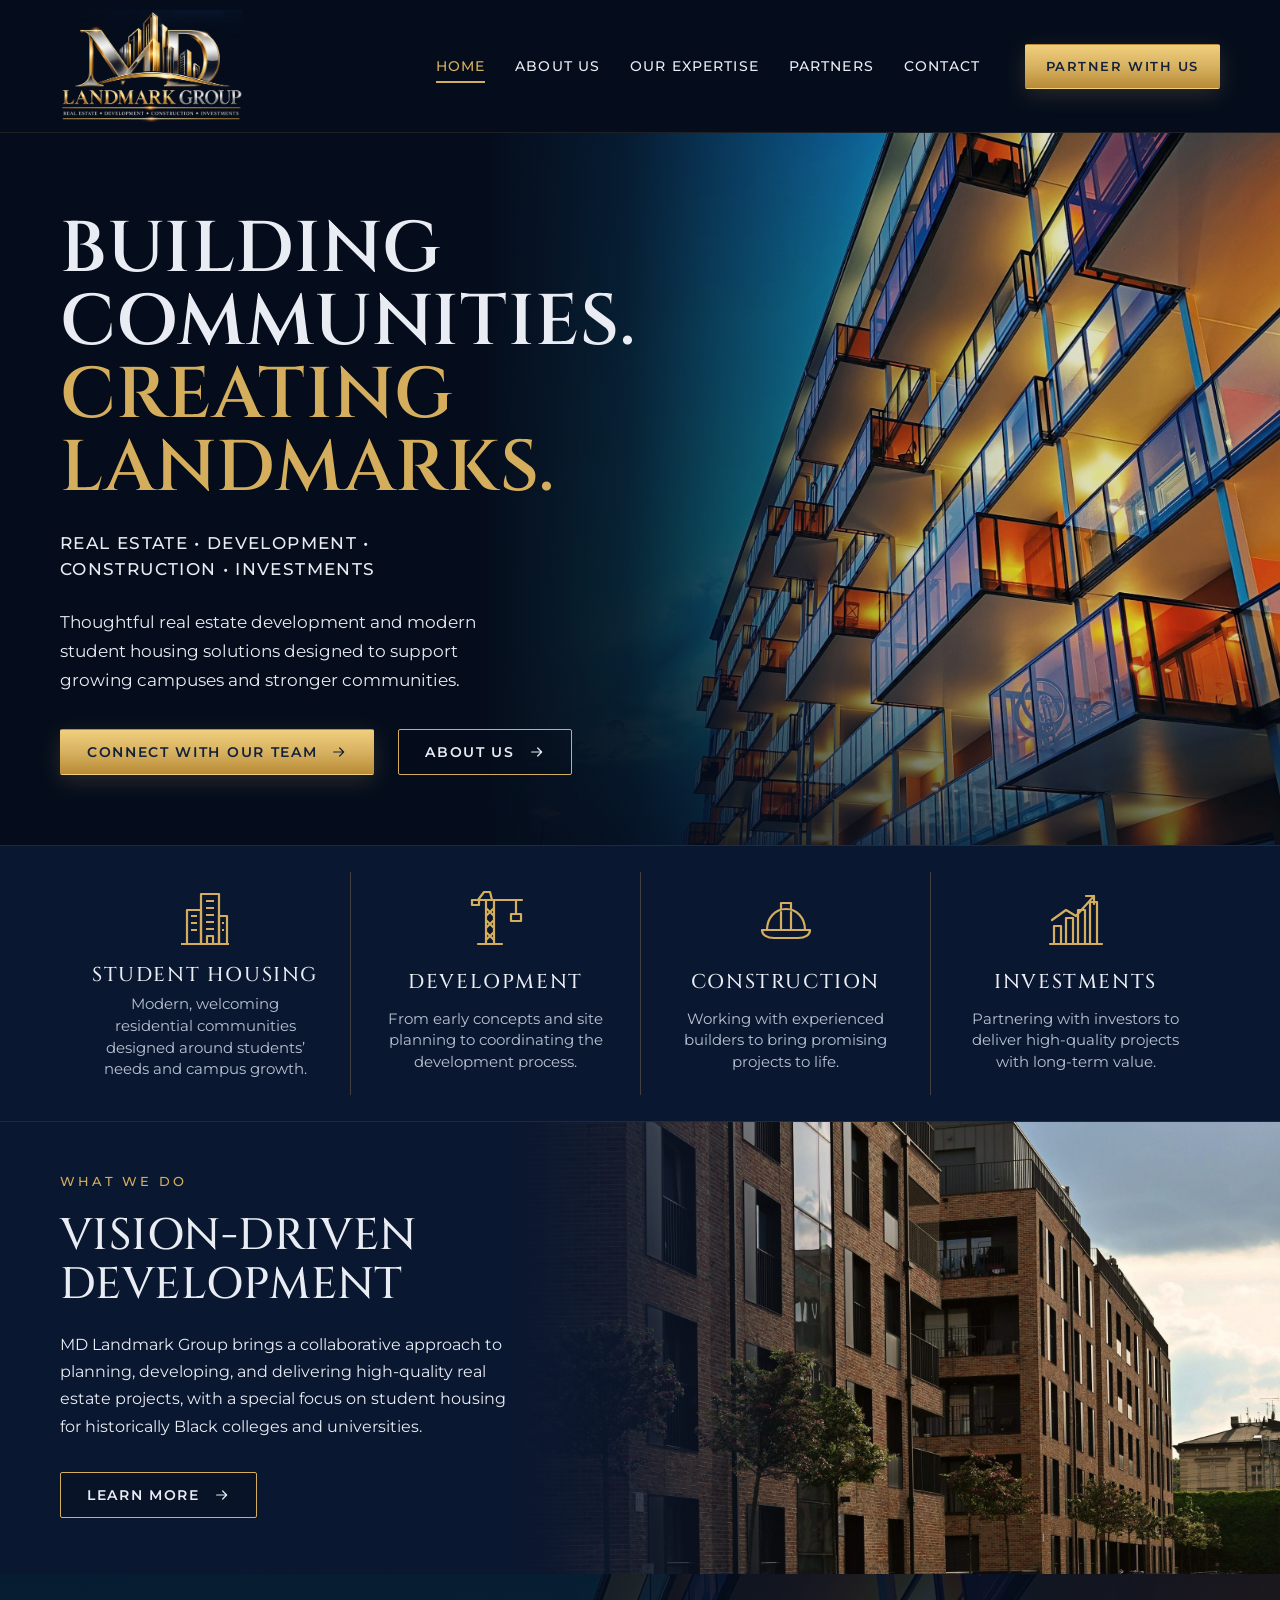
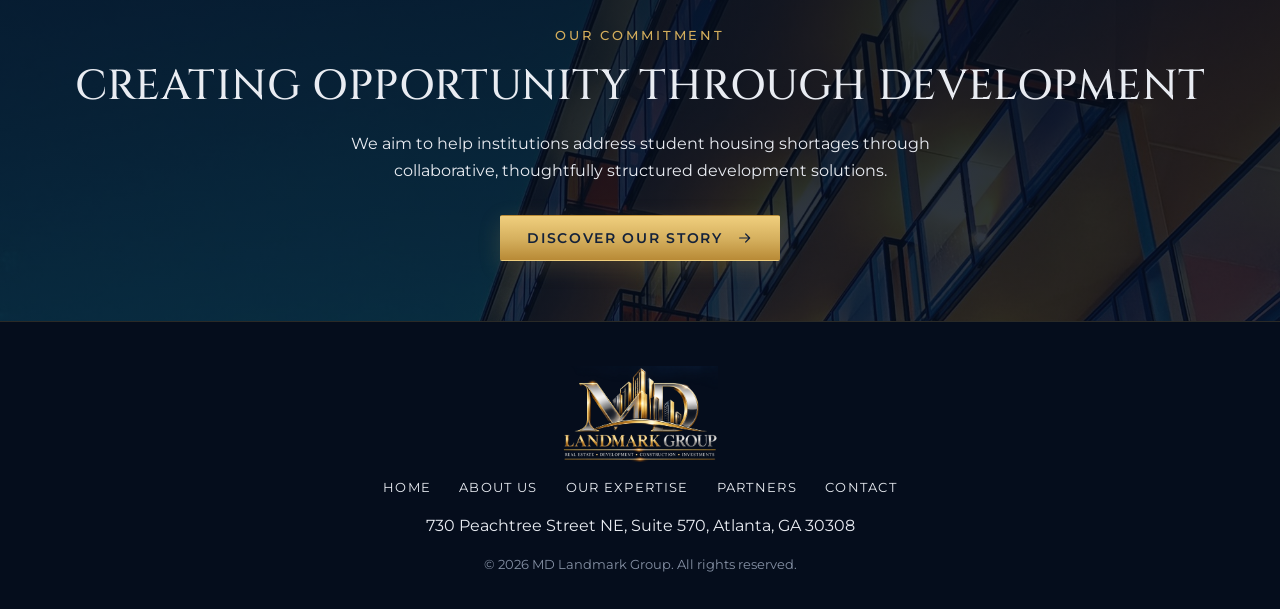
<file: index.html>
<!doctype html>
<html lang="en">
<head>
<meta charset="utf-8">
<meta name="viewport" content="width=device-width, initial-scale=1, viewport-fit=cover">
<title>MD Landmark Group | Building Communities. Creating Landmarks.</title>
<meta name="description" content="MD Landmark Group is an Atlanta-based real estate development company focused on student housing and community development.">
<link rel="icon" href="assets/logo.png">
<link rel="preconnect" href="https://fonts.googleapis.com">
<link rel="preconnect" href="https://fonts.gstatic.com" crossorigin>
<link rel="stylesheet" href="https://fonts.googleapis.com/css2?family=Cinzel:wght@500;600;700&family=Montserrat:wght@400;500;600&display=swap">
<link rel="stylesheet" href="style.css">
</head>
<body>
<header class="site-header">
  <div class="container">
    <a class="brand" href="index.html" aria-label="MD Landmark Group home"><img src="assets/logo.png" alt="MD Landmark Group — Real Estate, Development, Construction, Investments" width="920" height="563"></a>
    <button class="menu-toggle" type="button" id="menu-toggle" aria-expanded="false" aria-controls="site-nav" aria-label="Open menu"><svg viewBox="0 0 24 24" fill="none" stroke="currentColor" stroke-width="1.8" stroke-linecap="round" aria-hidden="true"><path d="M4 7h16M4 12h16M4 17h16"/></svg></button>
    <nav class="nav" id="site-nav" aria-label="Main">
      <div class="nav-links">
        <a href="index.html" aria-current="page">Home</a>
        <a href="about.html">About Us</a>
        <a href="about.html#expertise">Our Expertise</a>
        <a href="partners.html">Partners</a>
        <a href="contact.html">Contact</a>
      </div>
      <a class="btn btn-gold" href="contact.html">Partner With Us</a>
    </nav>
  </div>
</header>
<main>
<section class="hero">
  <div class="hero-media" role="img" aria-label="Modern residential building lit at dusk"></div>
  <div class="container">
    <div class="hero-copy">
      <h1>Building Communities.<br><span class="gold">Creating Landmarks.</span></h1>
      <p class="tagline">Real Estate &bull; Development &bull; Construction &bull; Investments</p>
      <p>Thoughtful real estate development and modern student housing solutions designed to support growing campuses and stronger communities.</p>
      <div class="btn-row">
        <a class="btn btn-gold" href="contact.html">Connect With Our Team <svg viewBox="0 0 24 24" fill="none" stroke="currentColor" stroke-width="1.8" stroke-linecap="round" stroke-linejoin="round" aria-hidden="true"><path d="M4 12h15M13 6l6 6-6 6"/></svg></a>
        <a class="btn btn-outline" href="about.html">About Us <svg viewBox="0 0 24 24" fill="none" stroke="currentColor" stroke-width="1.8" stroke-linecap="round" stroke-linejoin="round" aria-hidden="true"><path d="M4 12h15M13 6l6 6-6 6"/></svg></a>
      </div>
    </div>
  </div>
</section>

<section class="services" aria-label="What we do">
  <div class="container">
    <article class="service"><svg viewBox="0 0 64 64" fill="none" stroke="currentColor" stroke-width="2.2" stroke-linejoin="round" aria-hidden="true"><path d="M8 58h48"/><path d="M14 58V24h14v34"/><path d="M28 58V8h18v50"/><path d="M46 58V30h8v28"/><path d="M18 30h6M18 37h6M18 44h6M33 15h8M33 22h8M33 29h8M33 36h8M33 43h8M49 37h2M49 44h2"/><path d="M34 58v-8h6v8"/></svg><h3>Student Housing</h3><p>Modern, welcoming residential communities designed around students&rsquo; needs and campus growth.</p></article>
    <article class="service"><svg viewBox="0 0 64 64" fill="none" stroke="currentColor" stroke-width="2.2" stroke-linejoin="round" stroke-linecap="round" aria-hidden="true"><path d="M8 14h50M14 14l6-8h6l2 8"/><path d="M22 14v44M30 14v44M22 22l8 8M30 22l-8 8M22 34l8 8M30 34l-8 8M22 46l8 8M30 46l-8 8"/><path d="M14 58h24"/><path d="M52 14v14"/><rect x="47" y="28" width="10" height="7"/><path d="M8 14v5h7v-5"/></svg><h3>Development</h3><p>From early concepts and site planning to coordinating the development process.</p></article>
    <article class="service"><svg viewBox="0 0 64 64" fill="none" stroke="currentColor" stroke-width="2.2" stroke-linejoin="round" stroke-linecap="round" aria-hidden="true"><path d="M8 44h48c0 5-5 8-12 8H20c-7 0-12-3-12-8z"/><path d="M13 44c0-12 8-21 19-21s19 9 19 21"/><path d="M27 23v-6h10v6M27 44V26M37 44V26"/></svg><h3>Construction</h3><p>Working with experienced builders to bring promising projects to life.</p></article>
    <article class="service"><svg viewBox="0 0 64 64" fill="none" stroke="currentColor" stroke-width="2.2" stroke-linejoin="round" stroke-linecap="round" aria-hidden="true"><path d="M6 58h52"/><rect x="10" y="40" width="7" height="18"/><rect x="22" y="32" width="7" height="26"/><rect x="34" y="24" width="7" height="34"/><rect x="46" y="16" width="7" height="42"/><path d="M8 34l14-10 10 6L50 10"/><path d="M42 10h8v8"/></svg><h3>Investments</h3><p>Partnering with investors to deliver high-quality projects with long-term value.</p></article>
  </div>
</section>

<section class="feature">
  <div class="feature-media" role="img" aria-label="Modern brick apartment community with street trees"></div>
  <div class="container">
    <div class="feature-copy">
      <div class="eyebrow">What We Do</div>
      <h2>Vision-Driven Development</h2>
      <p>MD Landmark Group brings a collaborative approach to planning, developing, and delivering high-quality real estate projects, with a special focus on student housing for historically Black colleges and universities.</p>
      <a class="btn btn-outline" href="about.html">Learn More <svg viewBox="0 0 24 24" fill="none" stroke="currentColor" stroke-width="1.8" stroke-linecap="round" stroke-linejoin="round" aria-hidden="true"><path d="M4 12h15M13 6l6 6-6 6"/></svg></a>
    </div>
  </div>
</section>

<section class="band">
  <div class="container">
    <div class="eyebrow">Our Commitment</div>
    <h2>Creating Opportunity Through Development</h2>
    <p>We aim to help institutions address student housing shortages through collaborative, thoughtfully structured development solutions.</p>
    <a class="btn btn-gold" href="about.html">Discover Our Story <svg viewBox="0 0 24 24" fill="none" stroke="currentColor" stroke-width="1.8" stroke-linecap="round" stroke-linejoin="round" aria-hidden="true"><path d="M4 12h15M13 6l6 6-6 6"/></svg></a>
  </div>
</section>
</main>
<footer class="site-footer">
  <div class="container">
    <a href="index.html" aria-label="MD Landmark Group home"><img src="assets/logo.png" alt="MD Landmark Group" width="920" height="563" loading="lazy"></a>
    <nav class="footer-nav" aria-label="Footer">
      <a href="index.html">Home</a><a href="about.html">About Us</a><a href="about.html#expertise">Our Expertise</a><a href="partners.html">Partners</a><a href="contact.html">Contact</a>
    </nav>
    <div>730 Peachtree Street NE, Suite 570, Atlanta, GA 30308</div>
    <small>&copy; 2026 MD Landmark Group. All rights reserved.</small>
  </div>
</footer>
<script>
  (function () {
    var btn = document.getElementById('menu-toggle'), nav = document.getElementById('site-nav');
    btn.addEventListener('click', function () {
      var open = nav.classList.toggle('open');
      btn.setAttribute('aria-expanded', open);
      btn.setAttribute('aria-label', open ? 'Close menu' : 'Open menu');
    });
  })();
</script>
</body>
</html>
</file>
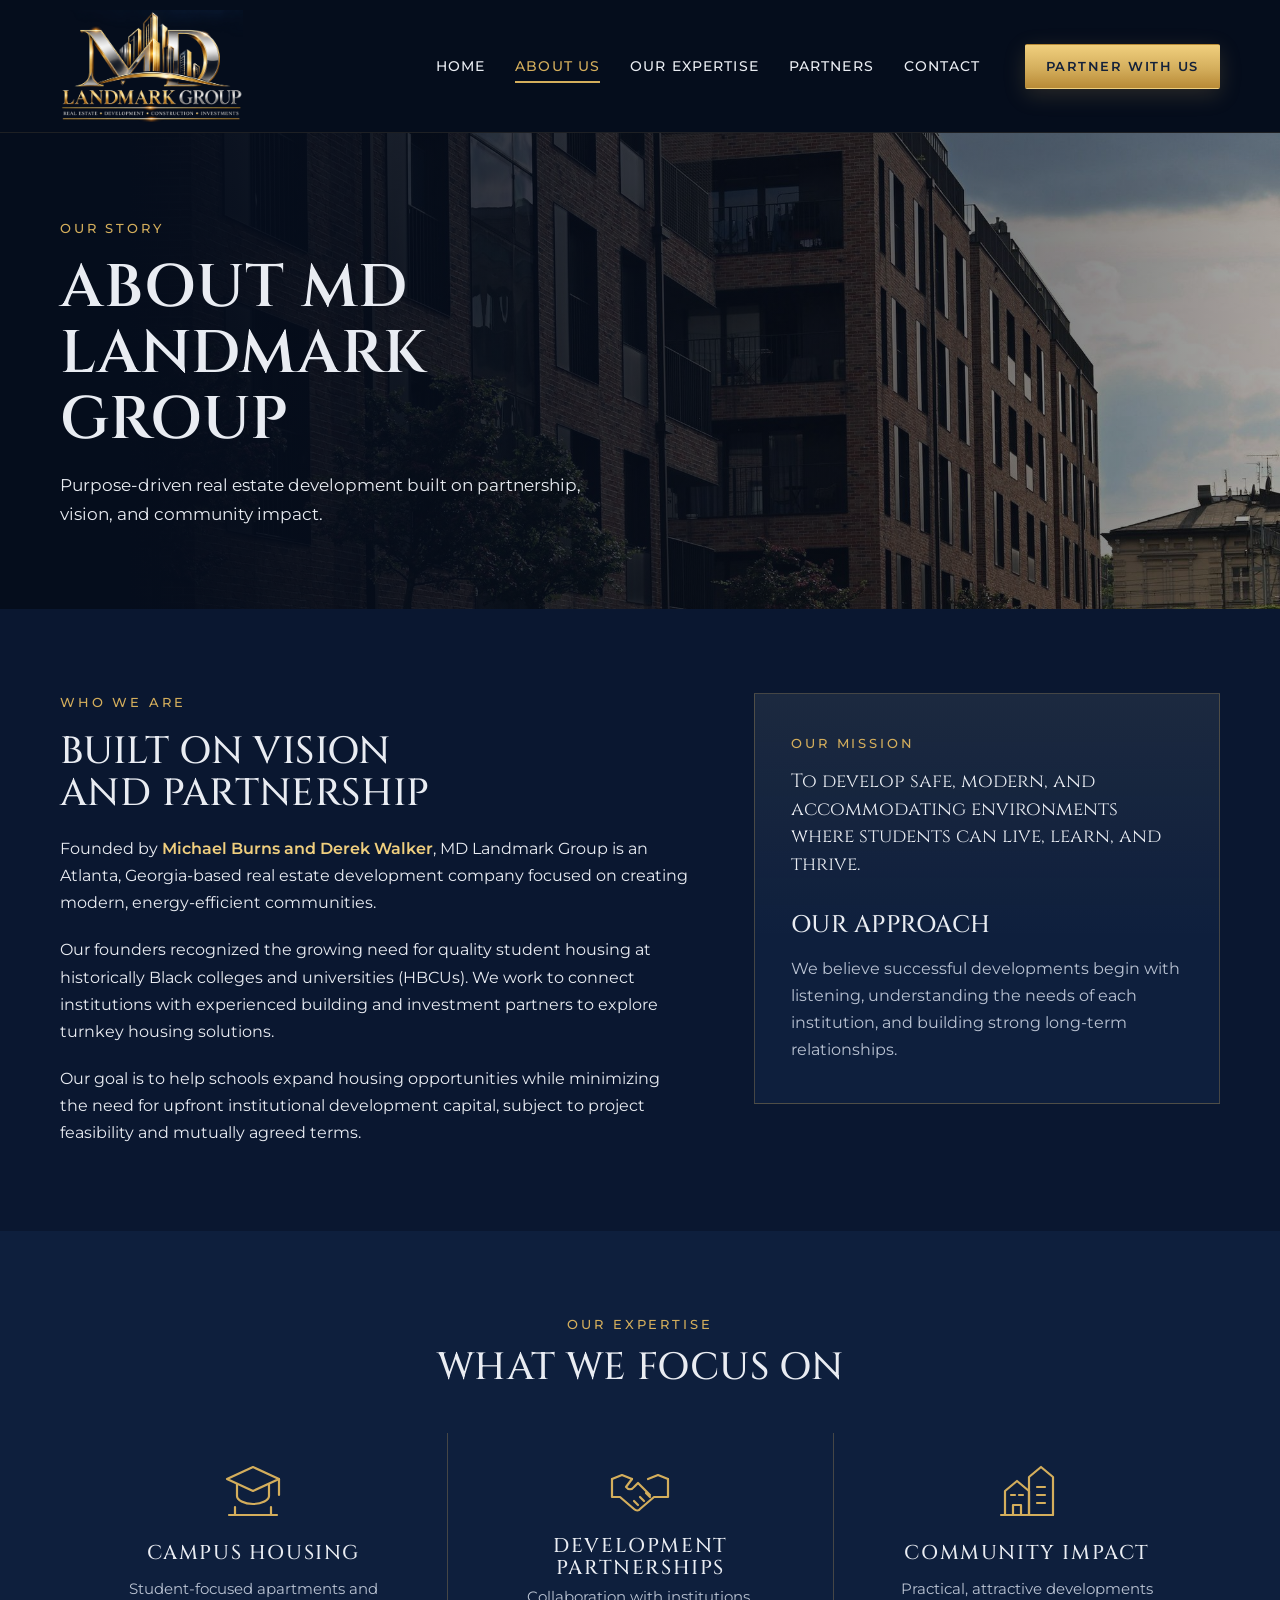
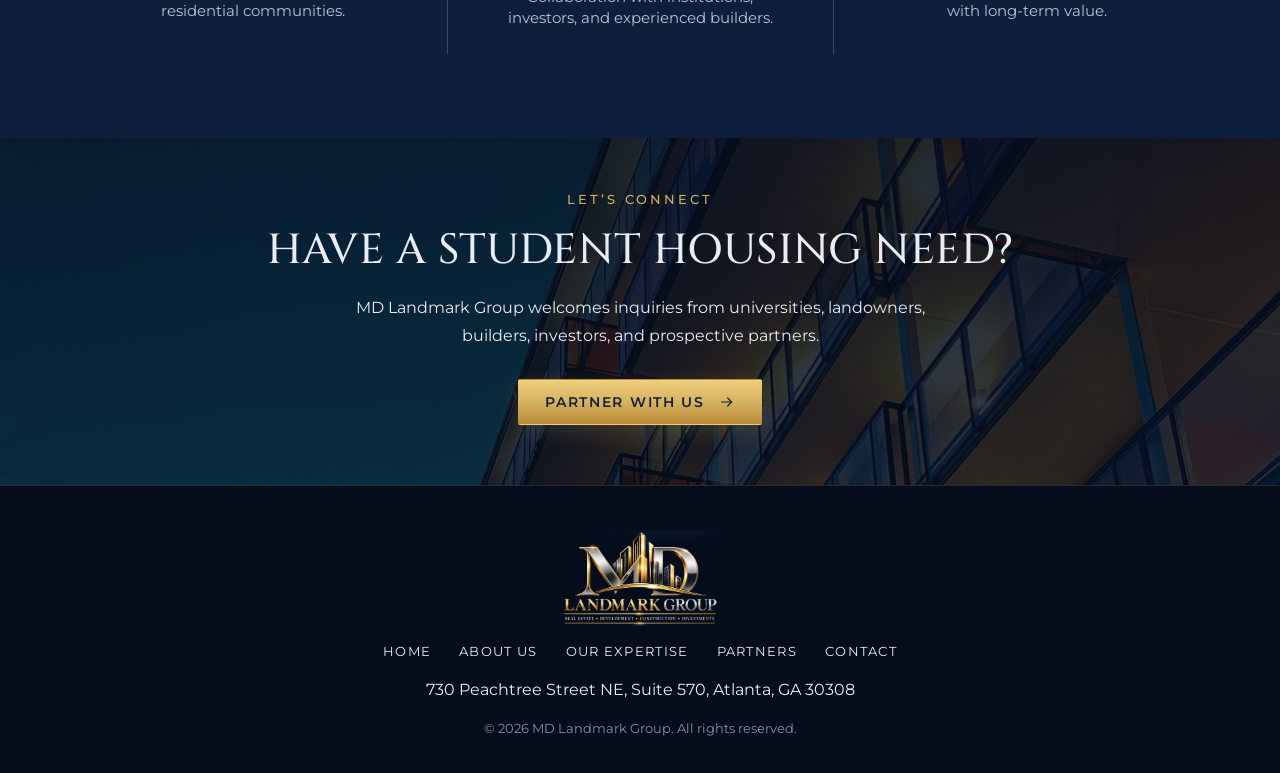
<file: about.html>
<!doctype html>
<html lang="en">
<head>
<meta charset="utf-8">
<meta name="viewport" content="width=device-width, initial-scale=1, viewport-fit=cover">
<title>About Us | MD Landmark Group</title>
<meta name="description" content="MD Landmark Group is an Atlanta-based real estate development company focused on student housing and community development.">
<link rel="icon" href="assets/logo.png">
<link rel="preconnect" href="https://fonts.googleapis.com">
<link rel="preconnect" href="https://fonts.gstatic.com" crossorigin>
<link rel="stylesheet" href="https://fonts.googleapis.com/css2?family=Cinzel:wght@500;600;700&family=Montserrat:wght@400;500;600&display=swap">
<link rel="stylesheet" href="style.css">
</head>
<body>
<header class="site-header">
  <div class="container">
    <a class="brand" href="index.html" aria-label="MD Landmark Group home"><img src="assets/logo.png" alt="MD Landmark Group — Real Estate, Development, Construction, Investments" width="920" height="563"></a>
    <button class="menu-toggle" type="button" id="menu-toggle" aria-expanded="false" aria-controls="site-nav" aria-label="Open menu"><svg viewBox="0 0 24 24" fill="none" stroke="currentColor" stroke-width="1.8" stroke-linecap="round" aria-hidden="true"><path d="M4 7h16M4 12h16M4 17h16"/></svg></button>
    <nav class="nav" id="site-nav" aria-label="Main">
      <div class="nav-links">
        <a href="index.html">Home</a>
        <a href="about.html" aria-current="page">About Us</a>
        <a href="about.html#expertise">Our Expertise</a>
        <a href="partners.html">Partners</a>
        <a href="contact.html">Contact</a>
      </div>
      <a class="btn btn-gold" href="contact.html">Partner With Us</a>
    </nav>
  </div>
</header>
<main>
<section class="page-hero" style="--page-img:url('assets/brick-apartments.jpg')">
  <div class="container">
    <div class="eyebrow">Our Story</div>
    <h1>About MD Landmark Group</h1>
    <p>Purpose-driven real estate development built on partnership, vision, and community impact.</p>
  </div>
</section>

<section class="section">
  <div class="container story">
    <div>
      <div class="eyebrow">Who We Are</div>
      <h2>Built on Vision and Partnership</h2>
      <p>Founded by <strong>Michael Burns and Derek Walker</strong>, MD Landmark Group is an Atlanta, Georgia-based real estate development company focused on creating modern, energy-efficient communities.</p>
      <p>Our founders recognized the growing need for quality student housing at historically Black colleges and universities (HBCUs). We work to connect institutions with experienced building and investment partners to explore turnkey housing solutions.</p>
      <p>Our goal is to help schools expand housing opportunities while minimizing the need for upfront institutional development capital, subject to project feasibility and mutually agreed terms.</p>
    </div>
    <aside class="panel">
      <div class="eyebrow">Our Mission</div>
      <p style="color:var(--text);font-size:19px;font-family:var(--display);line-height:1.45">To develop safe, modern, and accommodating environments where students can live, learn, and thrive.</p>
      <h2>Our Approach</h2>
      <p>We believe successful developments begin with listening, understanding the needs of each institution, and building strong long-term relationships.</p>
    </aside>
  </div>
</section>

<section class="section section-alt" id="expertise">
  <div class="container">
    <div class="section-head">
      <div class="eyebrow">Our Expertise</div>
      <h2>What We Focus On</h2>
    </div>
    <div class="trio">
      <article class="service"><svg viewBox="0 0 64 64" fill="none" stroke="currentColor" stroke-width="2.2" stroke-linejoin="round" stroke-linecap="round" aria-hidden="true"><path d="M6 22l26-12 26 12-26 12z"/><path d="M16 27v12c0 4 7 8 16 8s16-4 16-8V27"/><path d="M58 22v16"/><path d="M8 58h48M14 58V50M50 58V50"/></svg><h3>Campus Housing</h3><p>Student-focused apartments and residential communities.</p></article>
      <article class="service"><svg viewBox="0 0 64 64" fill="none" stroke="currentColor" stroke-width="2.2" stroke-linejoin="round" stroke-linecap="round" aria-hidden="true"><path d="M4 22l10-4 10 4M60 22l-10-4-10 4"/><path d="M4 22v18h8l14 12c2 2 5 2 6 0l14-12h14V22"/><path d="M24 22l-6 8c2 3 6 3 8 0l4-4 12 12"/><path d="M26 44l4 4M32 40l4 4M38 36l4 4"/></svg><h3>Development Partnerships</h3><p>Collaboration with institutions, investors, and experienced builders.</p></article>
      <article class="service"><svg viewBox="0 0 64 64" fill="none" stroke="currentColor" stroke-width="2.2" stroke-linejoin="round" stroke-linecap="round" aria-hidden="true"><path d="M6 58h52"/><path d="M10 58V34l12-10 12 10v24"/><path d="M34 58V20l12-10 12 10v38"/><path d="M18 58v-10h8v10M42 30h8M42 38h8M42 46h8M16 38h4M24 38h4"/></svg><h3>Community Impact</h3><p>Practical, attractive developments with long-term value.</p></article>
    </div>
  </div>
</section>

<section class="band">
  <div class="container">
    <div class="eyebrow">Let&rsquo;s Connect</div>
    <h2>Have a Student Housing Need?</h2>
    <p>MD Landmark Group welcomes inquiries from universities, landowners, builders, investors, and prospective partners.</p>
    <a class="btn btn-gold" href="contact.html">Partner With Us <svg viewBox="0 0 24 24" fill="none" stroke="currentColor" stroke-width="1.8" stroke-linecap="round" stroke-linejoin="round" aria-hidden="true"><path d="M4 12h15M13 6l6 6-6 6"/></svg></a>
  </div>
</section>
</main>
<footer class="site-footer">
  <div class="container">
    <a href="index.html" aria-label="MD Landmark Group home"><img src="assets/logo.png" alt="MD Landmark Group" width="920" height="563" loading="lazy"></a>
    <nav class="footer-nav" aria-label="Footer">
      <a href="index.html">Home</a><a href="about.html">About Us</a><a href="about.html#expertise">Our Expertise</a><a href="partners.html">Partners</a><a href="contact.html">Contact</a>
    </nav>
    <div>730 Peachtree Street NE, Suite 570, Atlanta, GA 30308</div>
    <small>&copy; 2026 MD Landmark Group. All rights reserved.</small>
  </div>
</footer>
<script>
  (function () {
    var btn = document.getElementById('menu-toggle'), nav = document.getElementById('site-nav');
    btn.addEventListener('click', function () {
      var open = nav.classList.toggle('open');
      btn.setAttribute('aria-expanded', open);
      btn.setAttribute('aria-label', open ? 'Close menu' : 'Open menu');
    });
  })();
</script>
</body>
</html>
</file>
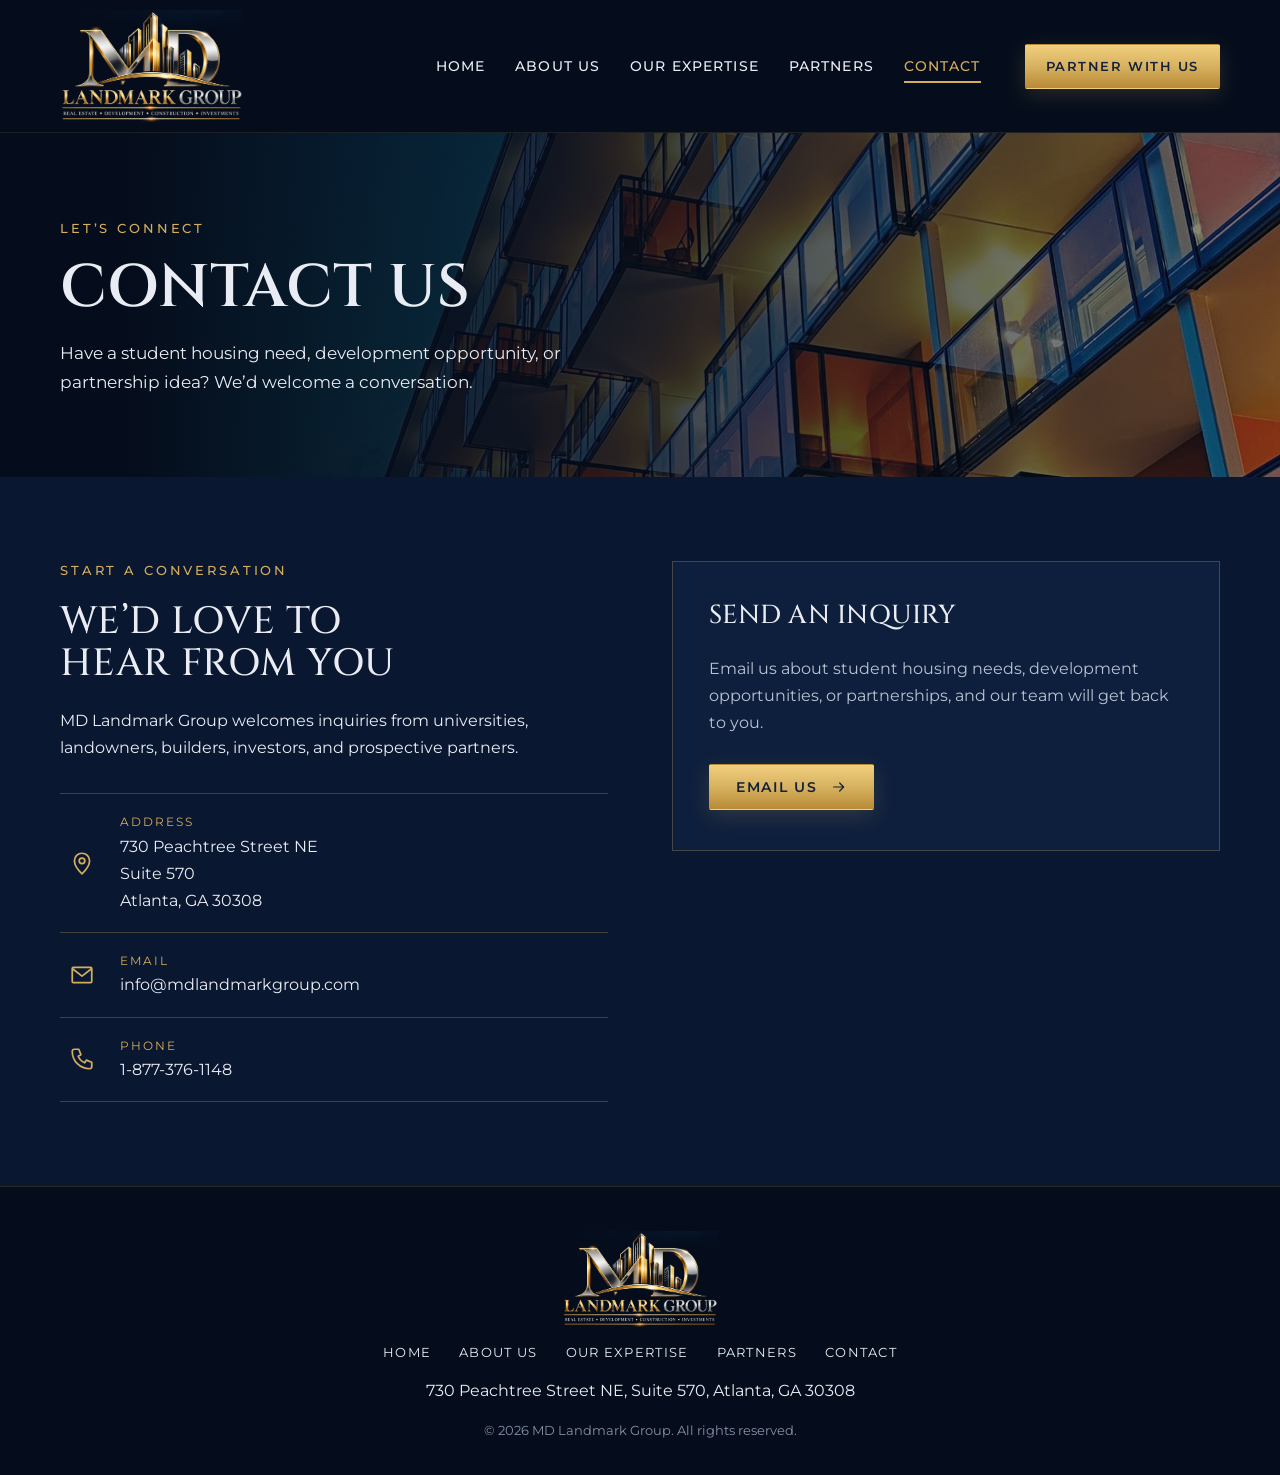
<file: contact.html>
<!doctype html>
<html lang="en">
<head>
<meta charset="utf-8">
<meta name="viewport" content="width=device-width, initial-scale=1, viewport-fit=cover">
<title>Contact | MD Landmark Group</title>
<meta name="description" content="MD Landmark Group is an Atlanta-based real estate development company focused on student housing and community development.">
<link rel="icon" href="assets/logo.png">
<link rel="preconnect" href="https://fonts.googleapis.com">
<link rel="preconnect" href="https://fonts.gstatic.com" crossorigin>
<link rel="stylesheet" href="https://fonts.googleapis.com/css2?family=Cinzel:wght@500;600;700&family=Montserrat:wght@400;500;600&display=swap">
<link rel="stylesheet" href="style.css">
</head>
<body>
<header class="site-header">
  <div class="container">
    <a class="brand" href="index.html" aria-label="MD Landmark Group home"><img src="assets/logo.png" alt="MD Landmark Group — Real Estate, Development, Construction, Investments" width="920" height="563"></a>
    <button class="menu-toggle" type="button" id="menu-toggle" aria-expanded="false" aria-controls="site-nav" aria-label="Open menu"><svg viewBox="0 0 24 24" fill="none" stroke="currentColor" stroke-width="1.8" stroke-linecap="round" aria-hidden="true"><path d="M4 7h16M4 12h16M4 17h16"/></svg></button>
    <nav class="nav" id="site-nav" aria-label="Main">
      <div class="nav-links">
        <a href="index.html">Home</a>
        <a href="about.html">About Us</a>
        <a href="about.html#expertise">Our Expertise</a>
        <a href="partners.html">Partners</a>
        <a href="contact.html" aria-current="page">Contact</a>
      </div>
      <a class="btn btn-gold" href="contact.html">Partner With Us</a>
    </nav>
  </div>
</header>
<main>
<section class="page-hero" style="--page-img:url('assets/hero-photo.jpg')">
  <div class="container">
    <div class="eyebrow">Let&rsquo;s Connect</div>
    <h1>Contact Us</h1>
    <p>Have a student housing need, development opportunity, or partnership idea? We&rsquo;d welcome a conversation.</p>
  </div>
</section>

<section class="section">
  <div class="container contact-grid">
    <div class="contact-info">
      <div class="eyebrow">Start a Conversation</div>
      <h2 style="font-size:clamp(28px,3.2vw,38px);text-transform:uppercase">We&rsquo;d Love to Hear From You</h2>
      <p>MD Landmark Group welcomes inquiries from universities, landowners, builders, investors, and prospective partners.</p>
      <ul class="contact-list">
        <li><svg viewBox="0 0 24 24" fill="none" stroke="currentColor" stroke-width="1.6" stroke-linejoin="round" aria-hidden="true"><path d="M12 22s7-6.5 7-12a7 7 0 1 0-14 0c0 5.5 7 12 7 12z"/><circle cx="12" cy="10" r="2.6"/></svg><div><span>Address</span><a href="https://maps.google.com/?q=730+Peachtree+Street+NE+Suite+570+Atlanta+GA+30308" target="_blank" rel="noopener">730 Peachtree Street NE<br>Suite 570<br>Atlanta, GA 30308</a></div></li>
        <li><svg viewBox="0 0 24 24" fill="none" stroke="currentColor" stroke-width="1.6" stroke-linejoin="round" aria-hidden="true"><rect x="3" y="5" width="18" height="14" rx="1"/><path d="M3 6l9 7 9-7"/></svg><div><span>Email</span><a href="mailto:info@mdlandmarkgroup.com">info@mdlandmarkgroup.com</a></div></li>
        <li><svg viewBox="0 0 24 24" fill="none" stroke="currentColor" stroke-width="1.6" stroke-linejoin="round" aria-hidden="true"><path d="M5 3h4l2 5-2.5 1.5a11 11 0 0 0 6 6L16 13l5 2v4a2 2 0 0 1-2 2A16 16 0 0 1 3 5a2 2 0 0 1 2-2z"/></svg><div><span>Phone</span><a href="tel:+18773761148">1-877-376-1148</a></div></li>
      </ul>
    </div>
    <div class="form-card">
      <h2>Send an Inquiry</h2>
      <p>Email us about student housing needs, development opportunities, or partnerships, and our team will get back to you.</p>
      <a class="btn btn-gold" href="mailto:info@mdlandmarkgroup.com?subject=Website%20Inquiry">Email Us <svg viewBox="0 0 24 24" fill="none" stroke="currentColor" stroke-width="1.8" stroke-linecap="round" stroke-linejoin="round" aria-hidden="true"><path d="M4 12h15M13 6l6 6-6 6"/></svg></a>
    </div>
  </div>
</section>
</main>
<footer class="site-footer">
  <div class="container">
    <a href="index.html" aria-label="MD Landmark Group home"><img src="assets/logo.png" alt="MD Landmark Group" width="920" height="563" loading="lazy"></a>
    <nav class="footer-nav" aria-label="Footer">
      <a href="index.html">Home</a><a href="about.html">About Us</a><a href="about.html#expertise">Our Expertise</a><a href="partners.html">Partners</a><a href="contact.html">Contact</a>
    </nav>
    <div>730 Peachtree Street NE, Suite 570, Atlanta, GA 30308</div>
    <small>&copy; 2026 MD Landmark Group. All rights reserved.</small>
  </div>
</footer>
<script>
  (function () {
    var btn = document.getElementById('menu-toggle'), nav = document.getElementById('site-nav');
    btn.addEventListener('click', function () {
      var open = nav.classList.toggle('open');
      btn.setAttribute('aria-expanded', open);
      btn.setAttribute('aria-label', open ? 'Close menu' : 'Open menu');
    });
  })();
</script>
</body>
</html>
</file>
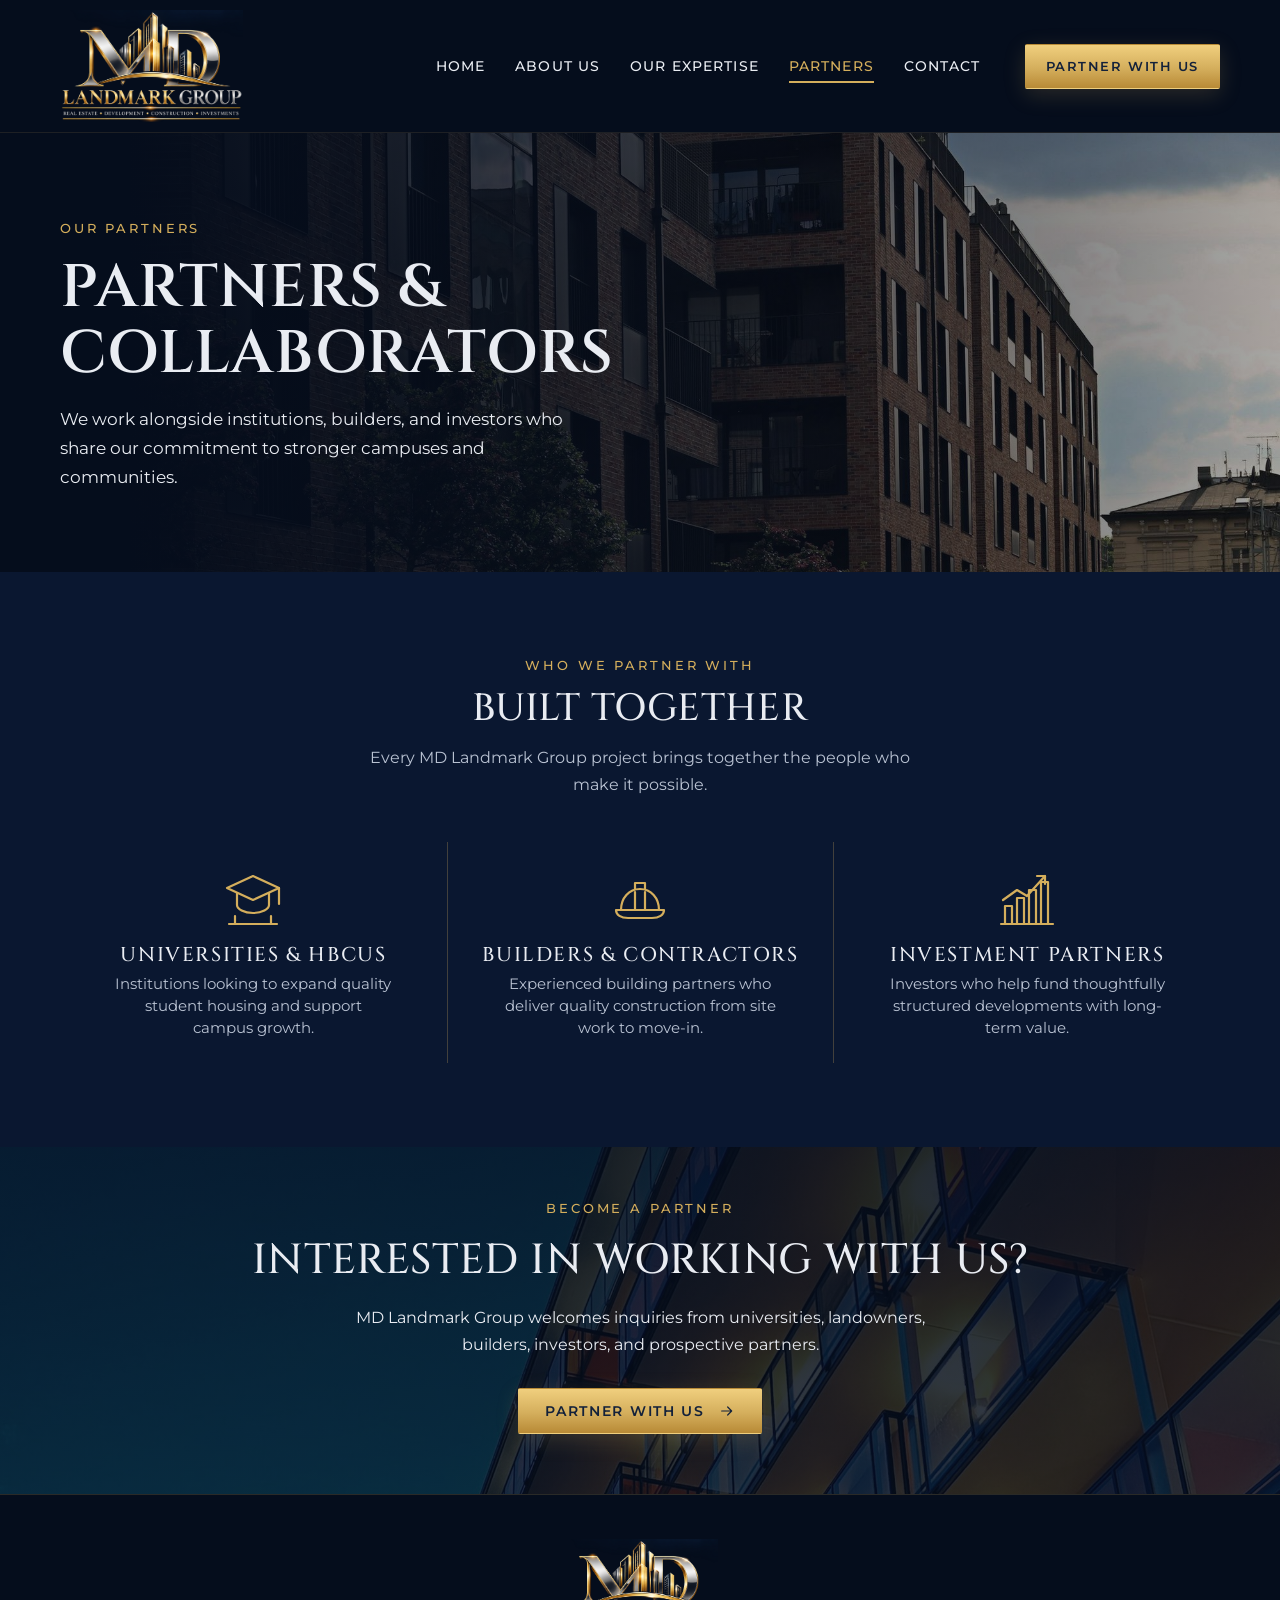
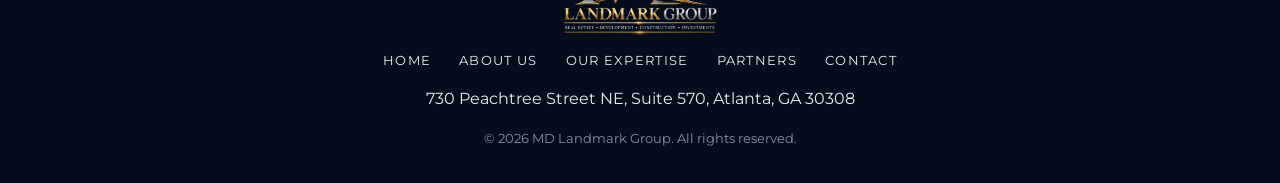
<file: partners.html>
<!doctype html>
<html lang="en">
<head>
<meta charset="utf-8">
<meta name="viewport" content="width=device-width, initial-scale=1, viewport-fit=cover">
<title>Partners | MD Landmark Group</title>
<meta name="description" content="MD Landmark Group is an Atlanta-based real estate development company focused on student housing and community development.">
<link rel="icon" href="assets/logo.png">
<link rel="preconnect" href="https://fonts.googleapis.com">
<link rel="preconnect" href="https://fonts.gstatic.com" crossorigin>
<link rel="stylesheet" href="https://fonts.googleapis.com/css2?family=Cinzel:wght@500;600;700&family=Montserrat:wght@400;500;600&display=swap">
<link rel="stylesheet" href="style.css">
</head>
<body>
<header class="site-header">
  <div class="container">
    <a class="brand" href="index.html" aria-label="MD Landmark Group home"><img src="assets/logo.png" alt="MD Landmark Group — Real Estate, Development, Construction, Investments" width="920" height="563"></a>
    <button class="menu-toggle" type="button" id="menu-toggle" aria-expanded="false" aria-controls="site-nav" aria-label="Open menu"><svg viewBox="0 0 24 24" fill="none" stroke="currentColor" stroke-width="1.8" stroke-linecap="round" aria-hidden="true"><path d="M4 7h16M4 12h16M4 17h16"/></svg></button>
    <nav class="nav" id="site-nav" aria-label="Main">
      <div class="nav-links">
        <a href="index.html">Home</a>
        <a href="about.html">About Us</a>
        <a href="about.html#expertise">Our Expertise</a>
        <a href="partners.html" aria-current="page">Partners</a>
        <a href="contact.html">Contact</a>
      </div>
      <a class="btn btn-gold" href="contact.html">Partner With Us</a>
    </nav>
  </div>
</header>
<main>
<section class="page-hero" style="--page-img:url('assets/brick-apartments.jpg')">
  <div class="container">
    <div class="eyebrow">Our Partners</div>
    <h1>Partners &amp; Collaborators</h1>
    <p>We work alongside institutions, builders, and investors who share our commitment to stronger campuses and communities.</p>
  </div>
</section>

<section class="section">
  <div class="container">
    <div class="section-head">
      <div class="eyebrow">Who We Partner With</div>
      <h2>Built Together</h2>
      <p class="section-sub">Every MD Landmark Group project brings together the people who make it possible.</p>
    </div>
    <div class="trio">
      <article class="service"><svg viewBox="0 0 64 64" fill="none" stroke="currentColor" stroke-width="2.2" stroke-linejoin="round" stroke-linecap="round" aria-hidden="true"><path d="M6 22l26-12 26 12-26 12z"/><path d="M16 27v12c0 4 7 8 16 8s16-4 16-8V27"/><path d="M58 22v16"/><path d="M8 58h48M14 58V50M50 58V50"/></svg><h3>Universities &amp; HBCUs</h3><p>Institutions looking to expand quality student housing and support campus growth.</p></article>
      <article class="service"><svg viewBox="0 0 64 64" fill="none" stroke="currentColor" stroke-width="2.2" stroke-linejoin="round" stroke-linecap="round" aria-hidden="true"><path d="M8 44h48c0 5-5 8-12 8H20c-7 0-12-3-12-8z"/><path d="M13 44c0-12 8-21 19-21s19 9 19 21"/><path d="M27 23v-6h10v6M27 44V26M37 44V26"/></svg><h3>Builders &amp; Contractors</h3><p>Experienced building partners who deliver quality construction from site work to move-in.</p></article>
      <article class="service"><svg viewBox="0 0 64 64" fill="none" stroke="currentColor" stroke-width="2.2" stroke-linejoin="round" stroke-linecap="round" aria-hidden="true"><path d="M6 58h52"/><rect x="10" y="40" width="7" height="18"/><rect x="22" y="32" width="7" height="26"/><rect x="34" y="24" width="7" height="34"/><rect x="46" y="16" width="7" height="42"/><path d="M8 34l14-10 10 6L50 10"/><path d="M42 10h8v8"/></svg><h3>Investment Partners</h3><p>Investors who help fund thoughtfully structured developments with long-term value.</p></article>
    </div>
  </div>
</section>


<section class="band">
  <div class="container">
    <div class="eyebrow">Become a Partner</div>
    <h2>Interested in Working With Us?</h2>
    <p>MD Landmark Group welcomes inquiries from universities, landowners, builders, investors, and prospective partners.</p>
    <a class="btn btn-gold" href="contact.html">Partner With Us <svg viewBox="0 0 24 24" fill="none" stroke="currentColor" stroke-width="1.8" stroke-linecap="round" stroke-linejoin="round" aria-hidden="true"><path d="M4 12h15M13 6l6 6-6 6"/></svg></a>
  </div>
</section>
</main>
<footer class="site-footer">
  <div class="container">
    <a href="index.html" aria-label="MD Landmark Group home"><img src="assets/logo.png" alt="MD Landmark Group" width="920" height="563" loading="lazy"></a>
    <nav class="footer-nav" aria-label="Footer">
      <a href="index.html">Home</a><a href="about.html">About Us</a><a href="about.html#expertise">Our Expertise</a><a href="partners.html">Partners</a><a href="contact.html">Contact</a>
    </nav>
    <div>730 Peachtree Street NE, Suite 570, Atlanta, GA 30308</div>
    <small>&copy; 2026 MD Landmark Group. All rights reserved.</small>
  </div>
</footer>
<script>
  (function () {
    var btn = document.getElementById('menu-toggle'), nav = document.getElementById('site-nav');
    btn.addEventListener('click', function () {
      var open = nav.classList.toggle('open');
      btn.setAttribute('aria-expanded', open);
      btn.setAttribute('aria-label', open ? 'Close menu' : 'Open menu');
    });
  })();
</script>
</body>
</html>
</file>
<file: style.css>
/* MD Landmark Group — navy & gold, Trajan-style serif display over a clean geometric sans */
:root {
  --ink: #050d1c;          /* deepest navy: header, footer */
  --navy: #0a1730;         /* page ground */
  --navy-2: #0e1f3d;       /* raised panels */
  --line: rgba(212, 174, 92, .28);
  --gold: #d4ae5c;
  --gold-hi: #f0cf7e;
  --gold-lo: #b88a36;
  --text: #e9ecf2;
  --muted: #b9c2d2;
  --display: "Cinzel", "Trajan Pro", "Times New Roman", serif;
  --body: "Montserrat", "Helvetica Neue", Arial, sans-serif;
  --max: 1200px;
  --gutter-l: max(20px, env(safe-area-inset-left, 0px));
  --gutter-r: max(20px, env(safe-area-inset-right, 0px));
  color-scheme: dark;
}

*, *::before, *::after { box-sizing: border-box; }
html { scroll-behavior: smooth; }
body {
  margin: 0;
  background: var(--navy);
  color: var(--text);
  font: 400 16px/1.7 var(--body);
  -webkit-font-smoothing: antialiased;
}
img { max-width: 100%; display: block; }
a { color: inherit; text-decoration: none; }
h1, h2, h3 { font-family: var(--display); font-weight: 500; line-height: 1.1; margin: 0; text-wrap: balance; letter-spacing: .01em; }
p { margin: 0; }
.gold { color: var(--gold); }
:focus-visible { outline: 2px solid var(--gold-hi); outline-offset: 3px; }

.container {
  max-width: var(--max);
  margin-inline: auto;
  padding-left: var(--gutter-l);
  padding-right: var(--gutter-r);
}

.eyebrow {
  font: 500 13px/1.4 var(--body);
  text-transform: uppercase;
  letter-spacing: .22em;
  color: var(--gold);
}
.tagline {
  font: 500 14px/1.5 var(--body);
  text-transform: uppercase;
  letter-spacing: .08em;
  color: var(--text);
}

/* ---------- Buttons ---------- */
.btn {
  display: inline-flex; align-items: center; gap: 14px;
  padding: 14px 26px;
  font: 600 14px/1 var(--body);
  text-transform: uppercase; letter-spacing: .12em;
  border-radius: 2px;
  border: 1px solid transparent;
  cursor: pointer;
  transition: background .2s, color .2s, border-color .2s, transform .2s;
}
.btn svg { width: 16px; height: 16px; flex: none; transition: transform .2s; }
.btn:hover svg { transform: translateX(3px); }
.btn-gold {
  background: linear-gradient(180deg, var(--gold-hi), var(--gold) 55%, var(--gold-lo));
  color: #13213a;
  box-shadow: 0 6px 22px rgba(212, 174, 92, .18);
}
.btn-gold:hover { background: linear-gradient(180deg, #f7dc96, var(--gold-hi) 55%, var(--gold)); }
.btn-outline { border-color: var(--gold); color: var(--text); background: rgba(5, 13, 28, .35); }
.btn-outline:hover { background: var(--gold); color: #13213a; }
.btn-row { display: flex; flex-wrap: wrap; gap: 24px; }

/* ---------- Header ---------- */
.site-header { background: var(--ink); position: relative; z-index: 20; border-bottom: 1px solid rgba(212,174,92,.12); }
.site-header .container {
  display: flex; align-items: center; justify-content: space-between; gap: 32px;
  padding-block: 10px;
}
.brand img { height: 112px; width: auto; }
.nav { display: flex; align-items: center; gap: 44px; }
.nav-links { display: flex; gap: 30px; }
.nav-links a {
  font: 500 14px/1 var(--body); text-transform: uppercase; letter-spacing: .08em;
  padding-block: 10px; position: relative; transition: color .2s;
}
.nav-links a::after {
  content: ""; position: absolute; left: 0; right: 0; bottom: 0; height: 2px;
  background: var(--gold); transform: scaleX(0); transform-origin: left; transition: transform .25s;
}
.nav-links a:hover, .nav-links a[aria-current="page"] { color: var(--gold); }
.nav-links a:hover::after, .nav-links a[aria-current="page"]::after { transform: scaleX(1); }
.nav .btn { padding: 15px 20px; font-size: 13px; }
.menu-toggle {
  display: none; background: none; border: 1px solid var(--line); color: var(--gold);
  width: 46px; height: 46px; border-radius: 2px; cursor: pointer; padding: 0;
}
.menu-toggle svg { width: 22px; height: 22px; margin: auto; display: block; }

/* ---------- Home hero ---------- */
.hero { position: relative; overflow: hidden; background: var(--ink); }
.hero-media {
  position: absolute; inset: 0 0 0 auto; width: 62%;
  /* Original AI render kept at assets/hero-building.jpg (unused) */
  background: url("assets/hero-photo.jpg") center/cover no-repeat;
}
.hero-media::after {
  content: ""; position: absolute; inset: 0;
  background:
    linear-gradient(90deg, var(--ink) 0%, rgba(5,13,28,.85) 18%, rgba(5,13,28,.2) 48%, rgba(5,13,28,0) 70%),
    linear-gradient(0deg, rgba(5,13,28,.6) 0%, rgba(5,13,28,0) 30%);
}
.hero .container { position: relative; padding-block: 80px 70px; }
.hero-copy { max-width: 640px; display: grid; gap: 26px; }
.hero h1 { font-size: clamp(40px, 5.6vw, 72px); font-weight: 600; text-transform: uppercase; line-height: 1.02; }
.hero p { color: var(--text); font-size: 17px; max-width: 470px; }
.hero .btn-row { margin-top: 8px; }

/* ---------- Service strip ---------- */
.services { background: var(--navy); border-block: 1px solid rgba(212,174,92,.12); }
.services .container { display: grid; grid-template-columns: repeat(4, 1fr); padding-block: 26px; }
.service {
  text-align: center; padding: 14px 20px; display: grid; justify-items: center; gap: 8px;
  border-left: 1px solid var(--line);
}
.service:first-child { border-left: 0; }
.service svg { width: 64px; height: 64px; color: var(--gold); margin-bottom: 6px; }
.service h3 { font-size: 20px; letter-spacing: .08em; text-transform: uppercase; }
.service p { color: var(--muted); font-size: 14.5px; line-height: 1.5; max-width: 22ch; }

/* ---------- Split feature (focus) ---------- */
.feature { position: relative; overflow: hidden; background: var(--navy); }
.feature-media {
  position: absolute; inset: 0 0 0 auto; width: 60%;
  /* Alternates kept in assets/: campus-photo.jpg (residence hall), student-housing.jpg (original AI render) */
  background: url("assets/brick-apartments.jpg") center/cover no-repeat;
}
.feature-media::after {
  content: ""; position: absolute; inset: 0;
  background: linear-gradient(90deg, var(--navy) 0%, rgba(10,23,48,.8) 15%, rgba(10,23,48,0) 45%);
}
.feature .container { position: relative; padding-block: 50px 56px; }
.feature-copy { max-width: 470px; display: grid; gap: 22px; }
.feature h2 { font-size: clamp(32px, 3.6vw, 44px); text-transform: uppercase; }
.feature p { color: var(--text); }
.feature .btn { justify-self: start; margin-top: 10px; }

/* ---------- Skyline band ---------- */
.band { position: relative; text-align: center; overflow: hidden; background: var(--ink); }
.band::before {
  content: ""; position: absolute; inset: 0;
  background: linear-gradient(180deg, rgba(5,13,28,.86), rgba(5,13,28,.78)), url("assets/hero-photo.jpg") center 30%/cover no-repeat;
}
.band .container { position: relative; padding-block: 52px 60px; display: grid; justify-items: center; gap: 20px; }
.band h2 { font-size: clamp(30px, 3.6vw, 42px); text-transform: uppercase; }
.band p { max-width: 640px; color: var(--text); }
.band .btn { margin-top: 10px; }

/* ---------- Inner page header ---------- */
.page-hero { position: relative; overflow: hidden; background: var(--ink); }
.page-hero::before {
  content: ""; position: absolute; inset: 0;
  background: linear-gradient(90deg, var(--ink) 10%, rgba(5,13,28,.75) 50%, rgba(5,13,28,.35)), var(--page-img) center/cover no-repeat;
}
.page-hero .container { position: relative; padding-block: 86px 80px; display: grid; gap: 18px; }
.page-hero h1 { font-size: clamp(38px, 5vw, 60px); text-transform: uppercase; font-weight: 600; max-width: 14ch; }
.page-hero p { max-width: 540px; font-size: 17px; }

/* ---------- Content sections ---------- */
.section { padding-block: 84px; }
.section-alt { background: var(--navy-2); }
.section-head { display: grid; gap: 14px; justify-items: center; text-align: center; margin-bottom: 44px; }
.section-head h2, .story h2, .panel h2 { font-size: clamp(28px, 3.2vw, 38px); text-transform: uppercase; }

.story { display: grid; grid-template-columns: 1.15fr .85fr; gap: 64px; align-items: start; }
.story > div { min-width: 0; display: grid; gap: 20px; }
.story strong { color: var(--gold-hi); font-weight: 600; }
.panel {
  background: linear-gradient(180deg, rgba(212,174,92,.07), rgba(212,174,92,0) 60%), var(--navy-2);
  border: 1px solid var(--line); padding: 40px 36px; display: grid; gap: 16px;
}
.panel h2 { font-size: 24px; }
.panel h2:not(:first-child) { margin-top: 18px; }
.panel p { color: var(--muted); }

.trio { display: grid; grid-template-columns: repeat(3, 1fr); }
.trio .service { padding: 24px 28px; }
.trio .service p { max-width: 28ch; }

/* ---------- Contact ---------- */
.contact-grid { display: grid; grid-template-columns: 1fr 1fr; gap: 64px; align-items: start; }
.contact-grid > div { min-width: 0; }
.contact-info { display: grid; gap: 22px; }
.contact-list { list-style: none; padding: 0; margin: 10px 0 0; display: grid; gap: 0; border-top: 1px solid var(--line); }
.contact-list li { display: grid; grid-template-columns: 44px 1fr; gap: 16px; align-items: center; padding-block: 18px; border-bottom: 1px solid var(--line); }
.contact-list svg { width: 26px; height: 26px; color: var(--gold); justify-self: center; }
.contact-list span { display: block; font-size: 12px; text-transform: uppercase; letter-spacing: .16em; color: var(--gold); }
.contact-list a:hover, .form-note a { color: var(--gold); }
.note { border-left: 2px solid var(--gold); padding-left: 18px; color: var(--muted); font-size: 15px; }

.form-card { border: 1px solid var(--line); background: var(--navy-2); padding: 40px 36px; }
.form-card h2 { font-size: 26px; text-transform: uppercase; margin-bottom: 24px; }
.form-card p { color: var(--muted); margin-bottom: 28px; }
form { display: grid; gap: 18px; }
label { display: grid; gap: 8px; font-size: 12px; font-weight: 600; text-transform: uppercase; letter-spacing: .14em; color: var(--muted); }
input, textarea {
  width: 100%; padding: 14px 16px; font: 400 16px/1.5 var(--body); color: var(--text);
  background: var(--ink); border: 1px solid rgba(185,194,210,.22); border-radius: 2px;
  transition: border-color .2s;
}
input::placeholder, textarea::placeholder { color: #6f7b90; }
input:focus, textarea:focus { outline: none; border-color: var(--gold); }
textarea { min-height: 140px; resize: vertical; }
form .btn { justify-self: start; margin-top: 6px; }
.form-note { font-size: 13px; color: var(--muted); }

/* ---------- Footer ---------- */
.site-footer { background: var(--ink); border-top: 1px solid rgba(212,174,92,.18); }
.site-footer .container { padding-block: 44px 34px; display: grid; justify-items: center; gap: 14px; text-align: center; }
.site-footer img { height: 96px; width: auto; }
.footer-nav { display: flex; flex-wrap: wrap; justify-content: center; gap: 10px 28px; font-size: 13px; text-transform: uppercase; letter-spacing: .1em; }
.footer-nav a:hover { color: var(--gold); }
.site-footer small { color: #8590a4; font-size: 13px; }

/* ---------- Responsive ---------- */
@media (max-width: 1080px) {
  .brand img { height: 84px; }
  .nav { gap: 26px; }
  .nav-links { gap: 20px; }
}
@media (max-width: 1000px) {
  .menu-toggle { display: block; }
  .nav {
    position: absolute; top: 100%; left: 0; right: 0;
    flex-direction: column; align-items: stretch; gap: 18px;
    background: var(--ink); border-bottom: 1px solid var(--line);
    padding: 12px var(--gutter-r) 26px var(--gutter-l);
    display: none;
  }
  .nav.open { display: flex; }
  .nav-links { flex-direction: column; gap: 0; }
  .nav-links a { padding-block: 14px; border-bottom: 1px solid rgba(212,174,92,.12); }
  .nav-links a::after { display: none; }
  .nav .btn { justify-content: center; }

  .hero-media, .feature-media { position: relative; inset: auto; width: 100%; aspect-ratio: 16 / 10; }
  .hero-media::after { background: linear-gradient(0deg, var(--ink) 0%, rgba(5,13,28,0) 45%); }
  .feature-media::after { background: linear-gradient(0deg, var(--navy) 0%, rgba(10,23,48,0) 45%); }
  .hero, .feature { display: flex; flex-direction: column-reverse; }
  .hero .container { padding-block: 48px 56px; }
  .feature .container { padding-block: 56px 50px; }

  .services .container { grid-template-columns: repeat(2, 1fr); row-gap: 10px; }
  .service:nth-child(3) { border-left: 0; }
  .story, .contact-grid { grid-template-columns: 1fr; gap: 44px; }
  .trio { grid-template-columns: 1fr; }
  .trio .service { border-left: 0; border-top: 1px solid var(--line); }
  .trio .service:first-child { border-top: 0; }
}
@media (max-width: 560px) {
  .brand img { height: 68px; }
  .services .container { grid-template-columns: 1fr; }
  .service { border-left: 0; border-top: 1px solid var(--line); padding-block: 22px; }
  .service:first-child { border-top: 0; }
  .btn-row { gap: 14px; }
  .btn-row .btn { flex: 1 1 100%; justify-content: center; }
  .section { padding-block: 64px; }
  .panel, .form-card { padding: 30px 22px; }
}
@media (prefers-reduced-motion: reduce) {
  *, *::before, *::after { transition: none !important; scroll-behavior: auto !important; }
}

/* ---------- Partners ---------- */
.section-sub { color: var(--muted); max-width: 560px; }
</file>
